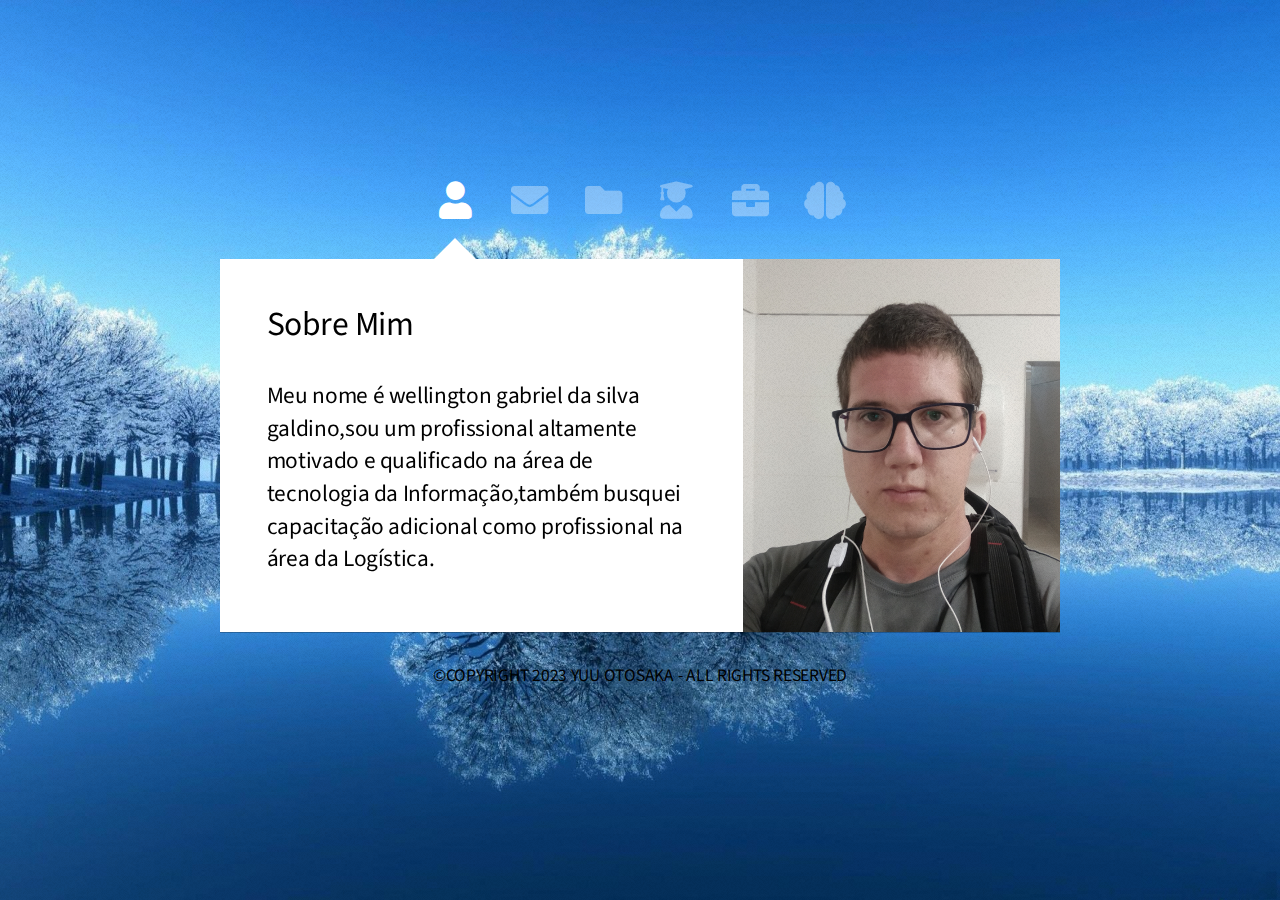
<file: Curriculo Profissional/index.html>
<!DOCTYPE HTML>
<!--
	Astral by HTML5 UP
	html5up.net | @ajlkn
	Free for personal and commercial use under the CCA 3.0 license (html5up.net/license)
-->
<html>
	<head>
		<title>Curriculo Profissional</title>
		<meta charset="utf-8" />
		<meta name="viewport" content="width=device-width, initial-scale=1, user-scalable=no" />
		<link rel="stylesheet" href="assets/css/main.css" />
		<noscript><link rel="stylesheet" href="assets/css/noscript.css" /></noscript>
	</head>
	<body class="is-preload">

		<!-- Wrapper-->
			<div id="wrapper">

				<!-- Nav -->
					<nav id="nav">
						<a href="#" class="icon solid fa-user"><span>Sobre Mim</span></a>
						<a href="#contact" class="icon solid fa-envelope"><span>Contato</span></a>
						<a href="#objetivos" class="icon solid fa-folder"><span>Obejetivos</span></a>
						<a href="#formacao" class="icon solid fa-user-graduate"><span>Formação</span></a>
						<a href="#experiencia" class="icon solid fa-briefcase"><span>Experiência</span></a>
						<a href="#conhecimentos" class="icon solid fa-brain"><span>Conhecimentos</span></a>
					</nav>
				<!-- Main -->
					<div id="main">
						<!-- sobre mim -->
							<article id="home" class="panel intro">
								<header>
										<h2>Sobre Mim</h2><br>
									<p><h3>Meu nome é wellington gabriel da silva galdino,sou um profissional altamente motivado e qualificado na área
									   de tecnologia da Informação,também busquei capacitação adicional como profissional na área da Logística.</h3>
									</p>

								</header>
								<a class="jumplink pic">
									
									<img src="images/IMG_20230404_104926.jpg" alt="" />
								</a>
							</article>

							<!-- formacao -->
							<article id="formacao" class="panel">
								<header>
									<h2>Formação Acadêmica</h2>
								</header>
								<p>
                                   	<h3><li>ENSINO MÉDIO COMPLETO :</h3>Francisco Augusto da Costa Braga - Concluído em 12/2021</li><br>

								</span>
								<text><a href="https://a.imagem.app/btZOBl.jpeg" target="_blank" class="links">➤ Você Pode Conferir o Certificado Clicando Aqui !!!</a></text><br><br>
							</span>

							<h3><li>CURSO TÉCNICO DE TÉCNICO EM INFORMÁTICA :</h3>1200 horas (SENAC) - Concluído em 10/2023</li><br><br>

							<!--<h3>Assistente de Suporte e Manutenção de Computadores :</h3>

						</span>
						<text><a href="" target="_blank" class="links">➤ Você Pode Conferir o Certificado Clicando Aqui !!!</a></text><br><br>
					</span>-->

							<!--<h3>Assistente de Operação de Redes de Computadores :</h3>

						</span>
						<text><a href="" target="_blank" class="links">➤ Você Pode Conferir o Certificado Clicando Aqui !!!</a></text><br><br>
					</span>-->

							<h3>Assistente de Desenvolvimento de Aplicativos Computacionais :</h3>

							</span>
							<text><a href="https://a.imagem.app/btZ4Kt.jpeg" target="_blank" class="links">➤ Você Pode Conferir o Certificado Clicando Aqui !!!</a></text><br><br>
						</span>

							<!--<h3>Técnico em Informática :</h3>

						</span>
						<text><a href="" target="_blank" class="links">➤ Você Pode Conferir o Certificado Clicando Aqui !!!</a></text><br><br>
					</span>-->

					<h3>Introdução à Cibersegurança :</h3>

				</span>
				<text><a href="https://a.imagem.app/btdHlE.png" target="_blank" class="links">➤ Você Pode Conferir o Certificado Clicando Aqui !!!</a></text><br><br>
			</span>

							<h3><li>CURSO TÉCNICO DE LOGÍSTICA :</h3> 800 horas (SENAC) - Concluído em 03/2024</li><br><br>
	
							<h3>Cidades inteligentes - Impacto Positivo na Logística Last Mile :</h3>

								</span>
								<text><a href="https://a.imagem.app/btZDvP.jpeg" target="_blank" class="links">➤ Você Pode Conferir o Certificado Clicando Aqui !!!</a></text><br><br>
							</span>

							<!--<h3>Técnico em Logística :</h3>

								</span>
								<text><a href="" target="_blank" class="links">➤ Você Pode Conferir o Certificado Clicando Aqui !!!</a></text><br>
							</span>-->
								
									<br>
									   <header>
										<h2>Outros Cursos</h2>
									</header>

									<h3><li>CURSO LIVRE DE INCLUSÃO DE PESSOAS COM DEFICIÊNCIA : PLANEJAMENTO E PRÁTICA :</h3> 36 horas (SENAC) – Concluído em 04/2019</li><br>

									</span>
									<text><a href="https://a.imagem.app/btd8pT.jpeg" target="_blank" class="links">➤ Você Pode Conferir o Certificado Clicando Aqui !!!</a></text>
								</span>

									  <header>
										
										<br>

										<h2>Idiomas</h2>
									</header>
									<text><li>Português – Fluente / Nativo</text></li><text>
										<text><li>Inglês – Básico</text></li>
									<text><li>Espanhol – Básico</text></li>
							</article>

<!-- experiencia -->
<article id="experiencia" class="panel">
	<header>
		<h2>Experiência Profissional</h2>
	</header>
<h3>Não possuo experiência profissional formal, no entanto, durante a minha formação como profissional de tecnologia da
	informação e como profissional logístico adquiri um amplo conhecimento da área e desenvolvi diversos trabalhos e
	projetos práticos. Essas experiências me proporcionaram uma sólida base teórica e prática, bem como habilidades relevantes
	para atuar nas respectivas áreas.</h3><br>

<header>
		<h2>Conhecimentos relevantes</h2>
	</header>

	</p>
	<text><li>Web developer</li><text>
	<text><li>Web design</li></text>
	<text><li>Montagem e manutenção de computadores.</li></text>
	<text><li>Formatação, instalação e configuração de sistemas operacionais (windows 10, windows 11, ubuntu, fedora e Linux)</li></text>
	<text><li>Design de interfaces de usuário (UI) e experiência do usuário (UX).</li></text>
	<text><li>Manipulação e integração de bancos de dados (exemplo: SQL, MongoDB).</li></text>
	<text><li>Resolução de problemas e depuração de código</li></text>
	<text><li>Instalação e configuração de máquinas virtuais nos sistemas operacionais Windows 10, Ubuntu, Fedora e Linux</li></text>
	<text><li>Conhecimentos em cibersegurança e proteção de dados</li></text>
	<text><li>Excel avançado, incluindo domínio de recursos e funcionalidades avançadas do Excel</li></text>
	<text><li>Design gráfico</li></text>
	<text><li>Game developer</li></text>
	<text><li>Conhecimento em hospedagem e publicação de sites na web</li></text>
	<text><li>Entre outros…</li><br></text>
	
	<h3>------------------------------------------------------------------------------------------------------------</h3>
	
		</p>
		<text><li>Conhecimento dos diferentes modais de transporte, suas características e impactos na logística</li></text>
		<text><li>Conhecimento de métodos de conferência de produtos e materiais</li></text>
		<text><li>Conhecimento de metodologias de codificação de produtos e materiais</li></text>
		<text><li>Capacidade de criar esquemas personalizados no Excel para monitorar e analisar o desempenho da produção</li></text>
		<text><li>Familiaridade com a matriz GUT e sua aplicação na priorização de problemas.</li></text>
		<text><li>Conhecimento aprofundado do Last Mile e seus desafios comuns</li></text>
		<text><li>Profundo entendimento da Matriz 5W2H e sua aplicação na resolução de problemas logísticos</li></text>
		<text><li>Profundo entendimento da Curva ABC e sua aplicação no controle de estoque</li></text>
		<text><li>Conhecimento aprofundado em sistemas de gerenciamento de armazéns (WMS)</li></text>
		<text><li>Experiência na criação e trabalho com mapa de risco no ambiente de trabalho</li></text>
		<text><li>Entre outros…</li><br></text>
</article>

		<!-- conhecimentos -->
		<article id="conhecimentos" class="panel">
		<header>
		<h2>Conhecimentos e Especializações na Área</h2>
		</header>
        <text><h3><li>Linguagens de Programação :</li></h3> Possuo sólido conhecimento e experiência em linguagens de programação como HTML, CSS, JavaScript,
					C#, React e TypeScript. Utilizo essas linguagens para desenvolver aplicações web interativas, responsivas e dinâmicas, visando proporcionar
					uma experiência de usuário aprimorada.</text><br><br>

		<text><h3><li>Excel :</li></h3> Tenho proficiência avançada no uso do Excel, incluindo fórmulas, funções, tabelas dinâmicas, gráficos e automação de tarefas.
						         Utilizo o Excel para análise de dados, geração de relatórios, gerenciamento de informações e otimização de processos.</text><br><br>

		<text><h3><li>MySQL :</li></h3> Possuo conhecimento sólido em bancos de dados relacionais e sou especializado no uso do MySQL. Utilizo o MySQL para projetar,
								 implementar e gerenciar bancos de dados eficientes, garantindo a integridade, segurança e performance dos dados.</text><br><br>

		        <h3>Ao combinar essas linguagens de programação com o conhecimento avançado em Excel e MySQL, sou capaz de desenvolver soluções robustas e eficientes,
										com foco na resolução de problemas e na melhoria dos processos.</h3><br>

        <text><h3>Sites e Ferramentas (Software) :</h3> Possuo experiência e conhecimento em uma variedade de sites e ferramentas amplamente utilizados na área de tecnologia,
				   incluindo :</text><br><br>

		<text><h3><li>GitHub :</li></h3> Utilizo o GitHub para hospedar e compartilhar projetos de desenvolvimento de software, colaborar com equipes, controlar versões de código e realizar integração
								  contínua.</text><br><br>

        <text><h3><li>CodePen :</li></h3> Utilizo o CodePen como uma plataforma para prototipar e experimentar código HTML, CSS e JavaScript de forma rápida e interativa.</text><br><br>

		<text><h3><li>Netlify :</li></h3> Tenho experiência em hospedar e implantar aplicações web no Netlify, aproveitando seus recursos de integração contínua e implantação automatizada.</text><br><br>

		<text><h3><li>Gitpod :</li></h3> Utilizo o Gitpod para desenvolver aplicações web em um ambiente de desenvolvimento integrado (IDE) baseado em nuvem, facilitando a colaboração e a
								  configuração do ambiente de desenvolvimento.</text><br><br>

		<text><h3><li>Vercel :</li></h3> Possuo conhecimento em implantar e hospedar aplicações web no Vercel, aproveitando suas funcionalidades de implantação automatizada e dimensionamento
							      flexível.</text><br><br>

		<text><h3><li>Figma :</li></h3> Utilizo o Figma para criar e colaborar em projetos de design de interface de usuário (UI), criando wireframes, protótipos interativos e designs finais.</text><br><br>

		<text><h3><li>Photoshop :</li></h3> Possuo habilidades em manipulação e edição de imagens utilizando o Adobe Photoshop, aplicando técnicas de retoque, ajustes de cores e composição visual.</text><br><br>

        <text><h3><li>Firebase :</li></h3> Tenho experiência no uso do Firebase para desenvolver e hospedar aplicativos web e móveis, aproveitando seus recursos de autenticação, armazenamento de
									 dados em tempo real e hospedagem.</text><br><br>

		<text><h3><li>Trello :</li></h3> Utilizo o Trello como uma ferramenta de gestão de projetos e colaboração em equipe, organizando tarefas, atribuindo responsabilidades e acompanhando o
								  progresso do projeto.</text><br><br>

		<text><h3><li>BrModelo :</li></h3> Possuo conhecimento em utilizar o BrModelo para modelar e projetar bancos de dados, criando diagramas entidade-relacionamento (DER) e gerando scripts SQL.</text><br><br>

		<text><h3><li>Canva :</li></h3> Tenho habilidades em utilizar o Canva para criar designs gráficos personalizados, como banners, pôsteres e imagens para mídias sociais, com uma interface intuitiva e recursos de edição.</text><br><br>

		<text><h3><li>WordPress :</li></h3> Tenho experiência em trabalhar com o WordPress para criar, personalizar e gerenciar websites, aproveitando seus recursos de criação de conteúdo e plugins.</text><br><br>

		<text><h3><li>Oracle VM VirtualBox :</li></h3> Utilizo o Oracle VM VirtualBox para criar e gerenciar máquinas virtuais, permitindo a execução de diferentes sistemas operacionais em um único ambiente.</text><br><br>

		<text><h3><li>Cisco Packet Tracer :</li></h3> Possuo conhecimento em utilizar o Cisco Packet Tracer para simular e configurar redes de computadores, testando cenários e implementando soluções em um ambiente virtual.</text><br><br>

				<h3>Esses conhecimentos e especializações em sites e ferramentas amplamente utilizados na área de tecnologia demonstram minha familiaridade com as principais plataformas e ferramentas de desenvolvimento, design,
					colaboração e gestão de projetos.</h3><br>

		<text><h3><li>Pacote Office :</li></h3> Possuo amplo conhecimento em todos os programas do Pacote Office, com um foco especial nos programas Word, Excel e PowerPoint em nível avançado. Minhas habilidades incluem :</text><br><br>

		<text><h3><li>Word :</li></h3> Possuo proficiência avançada no Microsoft Word, sendo capaz de criar e formatar documentos de forma eficiente, aplicar estilos e formatação avançada, trabalhar com tabelas e gráficos, criar índices e gerenciar documentos longos.</text><br><br>

		<text><h3><li>Excel :</li></h3> Tenho um excelente domínio do Microsoft Excel, com habilidades avançadas em fórmulas, funções, tabelas dinâmicas, gráficos, formatação condicional, automação de tarefas e análise de dados. Também sou capaz de criar macros e automatizar processos.</text><br><br>

		<text><h3><li>PowerPoint :</li></h3> Possuo habilidades avançadas no Microsoft PowerPoint, permitindo criar apresentações profissionais e impactantes. Sou capaz de criar layouts personalizados, aplicar transições e animações, utilizar recursos multimídia e transmitir
									  informações de forma clara e persuasiva</text><br><br>

				<h3>Além dessas habilidades específicas, possuo conhecimento abrangente nos demais programas do Pacote Office, como Outlook, Access e OneNote, sendo capaz de utilizá-los de forma eficiente para realizar tarefas comuns no ambiente de trabalho.</h3><br>

                <h3>Meu domínio avançado do Pacote Office reflete minha capacidade de criar documentos, analisar dados e criar apresentações profissionais, contribuindo para aumentar a produtividade e eficiência nas tarefas relacionadas à área de atuação.</h3><br>

				<h3>Além dessas habilidades específicas, estou sempre em busca de atualizações e aprendizado contínuo, acompanhando as tendências e avanços na área de tecnologia, a fim de me manter atualizado e ser capaz de utilizar as melhores práticas e ferramentas disponíveis.</h3>
									
							</article>
							
<!-- objetivos -->
<article id="objetivos" class="panel">
	<header>
		<h2>Objetivos</h2>
	</header>
		<h3>Busco oportunidades profissionais que me permitam aplicar e desenvolver minhas habilidades
			e conhecimentos nas áreas de tecnologia da informação e afins. Tenho interesse em desempenhar funções como :</h3><br>

			<text><h3><li>Suporte Técnico :</li></h3> Busco oportunidades como Suporte Técnico, onde posso aplicar meus conhecimentos em
				hardware e software para oferecer assistência técnica de qualidade aos usuários, solucionando problemas e garantindo a funcionalidade dos sistemas.</text><br><br>

				<text><h3><li>Técnico de Manutenção :</li></h3> Tenho interesse em atuar como Técnico de Manutenção, aplicando minhas habilidades em diagnóstico e reparo de equipamentos,
				visando a manutenção preventiva e corretiva para garantir o bom funcionamento dos recursos tecnológicos.</text><br><br>

                <text><h3><li>Administrador de Redes :</li></h3> Almejo assumir a posição de Administrador de Redes, onde posso gerenciar e manter a infraestrutura de rede, implementar
				políticas de segurança, monitorar o desempenho e garantir a disponibilidade dos serviços de rede.</text><br><br>

                <text><h3><li>Analista de Sistemas :</li></h3> Tenho interesse em explorar a área de Analista de Sistemas, aplicando minha experiência em análise de requisitos, desenvolvimento
				e implementação de soluções de software, contribuindo para a melhoria dos processos e a eficiência dos sistemas.</text><br><br>

                <text><h3><li>Técnico de Informática :</li></h3> Aplicar meus conhecimentos técnicos para realizar instalação, manutenção e configuração de computadores, redes e sistemas
				operacionais, visando garantir o pleno funcionamento dos equipamentos e a satisfação dos usuários.</text><br><br>

                <text><h3><li>Auxiliar de T.I :</li></h3> Busco oportunidades como Auxiliar de T.I, onde posso apoiar as atividades do departamento de Tecnologia da Informação, auxiliando
				na instalação, configuração e manutenção de sistemas, além de prestar suporte aos usuários.</text><br><br>

				<text><h3><li>Assistente de E-commerce :</li></h3> Tenho interesse em atuar como Assistente de E-commerce, aplicando meus conhecimentos em plataformas de comércio eletrônico,
			   auxiliando na gestão de conteúdo, monitoramento de vendas e oferecendo suporte para garantir uma experiência positiva aos clientes.</text><br><br>

               <text><h3><li>Segurança da Informação :</li></h3> Atuar na área de segurança da informação, desenvolvendo e implementando políticas, procedimentos e controles para proteger
			   os dados e sistemas contra ameaças cibernéticas, garantindo a confidencialidade, integridade e disponibilidade das informações.</text><br><br>

               <text><h3><li>Desenvolvedor Web :</li></h3> Participar do desenvolvimento de projetos web, utilizando tecnologias e linguagens de programação para criar soluções digitais
			   inovadoras, responsivas e seguras, levando em consideração as necessidades dos usuários e os objetivos do negócio.</text><br>

			   <h3>------------------------------------------------------------------------------------------------------------</h3>

			   <text><h3><li>Auxiliar de Logística :</li></h3>Experiência e interesse em auxiliar nas atividades de recebimento, armazenamento e expedição de produtos</text><br><br>

			   <text><h3><li>Assistente de Suprimentos :</li></h3>Busco oportunidades para colaborar com a gestão de suprimentos, incluindo a análise de demanda, o acompanhamento de pedidos,
				a gestão de estoque e Auxiliar no planejamento e na aquisição de materiais, visando garantir o abastecimento adequado para a operação.</text><br><br>

			   <text><h3><li>Assistente de Compras :</li></h3>Participar ativamente do processo de compras, auxiliando na pesquisa de fornecedores, na solicitação de cotações,no acompanhamento de prazos e 
				Contribuir para a negociação de condições comerciais favoráveis e garantir a qualidade e disponibilidade dos produtos adquiridos.</text><br><br>

			   <text><h3><li>Estoquista :</li></h3>Experiência e habilidades em atividades de controle e organização de estoque, incluindo recebimento, conferência, armazenamento e expedição de mercadorias.</text><br>

			   <text><li>Contribuir para a precisão e integridade dos registros de estoque, bem como para a otimização dos processos de reposição e inventário.</li></text><br>

			   <text><h3><li>Conferente de Mercadorias :</li></h3>Experiência em conferência e verificação de mercadorias recebidas, assegurando a conformidade com os pedidos e documentação correspondente.</text></h3><br>

				<text><li>Habilidade em identificar e solucionar discrepâncias e problemas relacionados à movimentação de produtos.</li></text><br>

			   <h3>Além dessas áreas específicas, estou aberto a explorar outras oportunidades relacionadas à minha formação acadêmica, buscando sempre aprender e contribuir de
				forma significativa para o crescimento e sucesso da organização.</h3><br>

				<h3>Estou igualmente aberto e disposto a explorar áreas além da minha formação atual, a fim de ampliar minha experiência e conhecimentos profissionais. Tenho o firme propósito de expandir meus horizontes e
					enfrentar novos desafios, buscando constantemente oportunidades para desenvolver novas habilidades e contribuir de forma significativa. Estou motivado a adquirir conhecimentos em diferentes campos e empreender
					esforços para me adaptar às demandas de diferentes setores, com o objetivo de agregar valor e alcançar o sucesso em qualquer área que eu venha a atuar.</h3>

</article>

						<!-- Contato -->
						<article id="contact" class="panel">
							<header>
								<h2>Contato</h2>
								<br>
							
								
							</span>
							<span class="icon solid fa-home"></span> São Dimas, Guaratinguetá-SP</span>
							<br>
							</span>
							<span class="icon solid fa-phone"> Telefone : (12) 99730-2044 / 3125-6467</span>
						</span>
						<br>
						<span class="icon solid fa-envelope"> E-mail :</span>
							</span>
							<text><a href="mailto:wellington.gsgaldino@gmail.com" target="_blank" class="links"> Entrar em Contato</a></text>
						</span>
						<br>
						<span class="icon brands fa-whatsapp"> Whatsapp :</span>
					</span>
					<text><a href="https://contate.me/portfolio2-yuuotosakanetlifyapp" target="_blank" class="links">Entrar em Contato</a></text>
					<br>
					</span>
					<span class="icon brands fa-linkedin"> Linkedin :</span>
						</span>
						<text><a href="https://www.linkedin.com/in/yuuotosaka/" target="_blank" class="links">Ver Perfil</a></text>
						</span>
						<br>
					</span>
					<span class="icon solid fa-globe"> 1º Portfólio Profissional :</span>
					</span>
					<text><a href="https://portfolioProfissional1.netlify.app/" target="_blank" class="links">Ver Portfólio</a></text>
				</span>
				<br>
				<span class="icon solid fa-globe"> 2º Portfólio Profissional :</span>
					</span>
					<text><a href="https://portfolioProfissional2.netlify.app/" target="_blank" class="links">Ver Portfólio</a></text>
				</span>
					</span>
					<br>
					<span class="icon brands fa-github"> Github :</span>
					</span>
					<text><a href="https://github.com/WellingtonGabriel?tab=repositories" target="_blank" class="links">Ver Perfil</a></text>
					</div>
				</article>

				<!-- Footer -->
					<div id="footer">
						<ul class="copyright">
							<h3><li>&copy;COPYRIGHT 2023 YUU OTOSAKA - ALL RIGHTS RESERVED</a></li></h3>
						</ul>
					</div>

			</div>

		<!-- Scripts -->
			<script src="assets/js/jquery.min.js"></script>
			<script src="assets/js/browser.min.js"></script>
			<script src="assets/js/breakpoints.min.js"></script>
			<script src="assets/js/util.js"></script>
			<script src="assets/js/main.js"></script>

	</body>
</html>
</file>
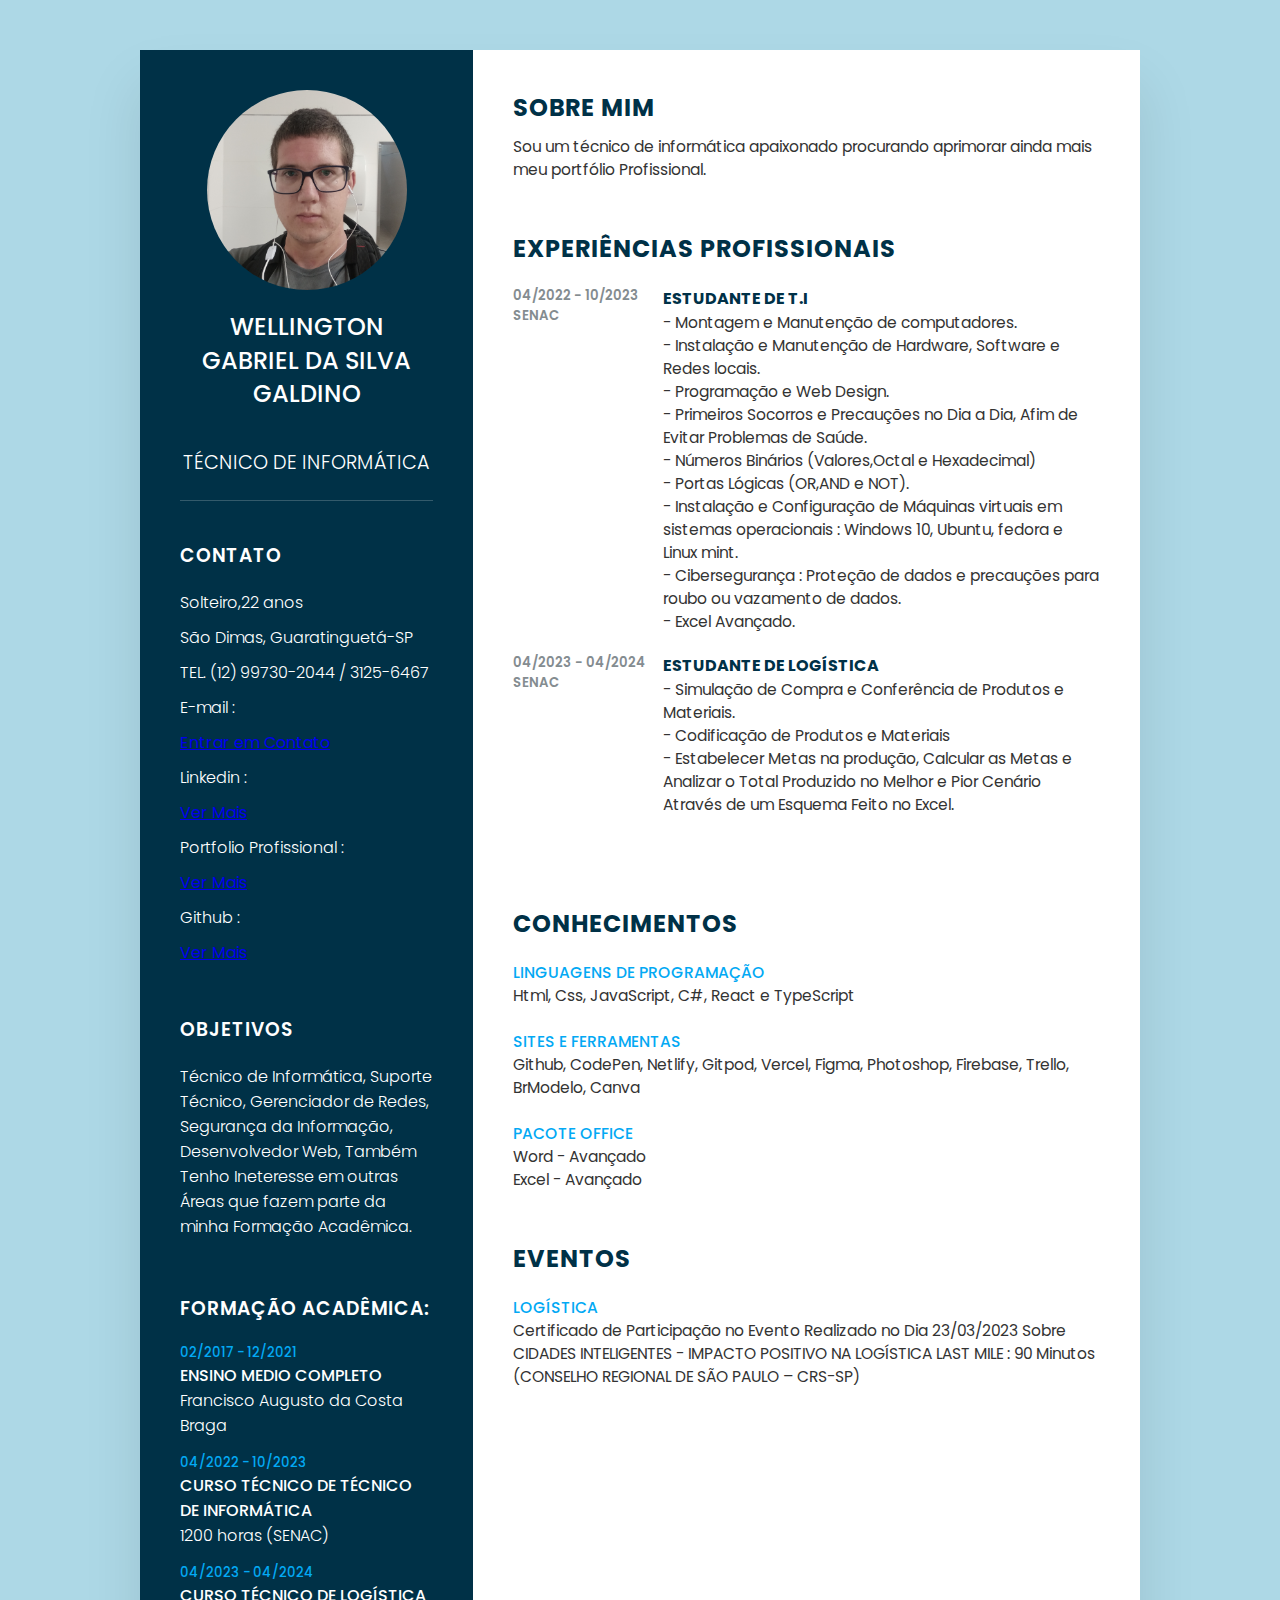
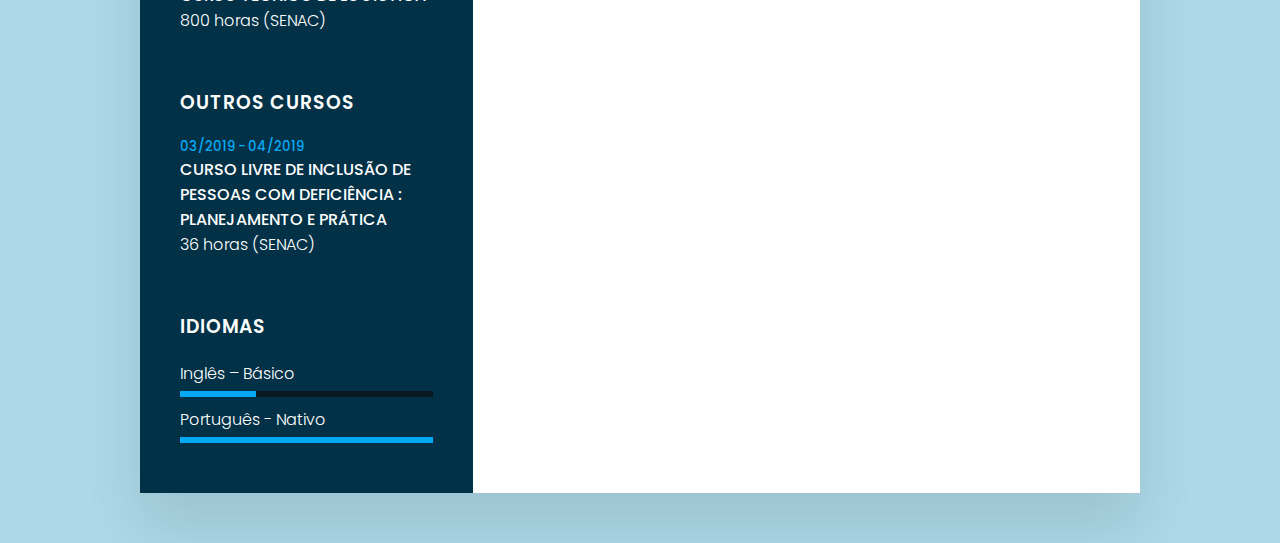
<file: Curriculo-main/index.html>
<!doctype html>
<html>
    <head>
        <meta charset="utf-8">
        <meta name="viewport" content="width=device-width, initial-scale=1,user-scalable=no"/>
        <title>Currículo</title>
        <link rel="stylesheet" type="text/css" href="css/style.css">
        <link rel="preconnect" href="https://fonts.googleapis.com">
<link rel="preconnect" href="https://fonts.gstatic.com" crossorigin>
<link href="https://fonts.googleapis.com/css2?family=Poppins&display=swap" rel="stylesheet">
        <link rel="stylesheet" href="https://cdnjs.cloudflare.com/ajax/libs/font-awesome/4.7.0/css/font-awesome.css" integrity="sha512-5A8nwdMOWrSz20fDsjczgUidUBR8liPYU+WymTZP1lmY9G6Oc7HlZv156XqnsgNUzTyMefFTcsFH/tnJE/+xBg==" crossorigin="anonymous" referrerpolicy="no-referrer" />
    </head>

    <body>
        <div class="container">

            <!-- Lado Esquerdo do currículo. -->

            <div class="left-Side"> <!-- Abre div lado esquerdo. -->
                <div class="profileText">
                    <div class="imgBx">
                        <img src="images/IMG_20230404_104926.jpg" width="300" height="250" width="180">
                    </div>
                    <h2>Wellington Gabriel da Silva Galdino<br><br><span>TÉCNICO DE INFORMÁTICA</span></h2>
                </div>

                <!-- Parte de contato. -->

                <div class="contactInfo">
                    <h3 class="title">Contato</h3>
                    <ul>
                        <li>
                        </span>
                        <span class="text">Solteiro,22 anos</span>
                    </li>
                        <li>
                        </span>
                        <span class="text">São Dimas, Guaratinguetá-SP</span>
                    </li>
                        <li>

                            </span>
                            <span class="text">TEL. (12) 99730-2044 / 3125-6467</span>
                        </li>
                        <li>

                        </span>
                        <span class="text">E-mail :</span>
                    </li>
                        <li>
                            </span>
                            <text><li><a href="mailto:wellington.gsgaldino@gmail.com" target="_blank" class="links">Entrar em Contato</a></li></text>
                        </li>
                        <li>

                        </span>
                        <span class="text">Linkedin :</span>
                    </li>
                        <li>
                            </span>
                            <text><li><a href="https://www.linkedin.com/mwlite/in/wellington-gabriel-da-silva-galdino-32bb27270" target="_blank" class="links">Ver Mais</a></li></text>
                        </li>
                        <li>
                            <li>

                            </span>
                            <span class="text">Portfolio Profissional :</span>
                        </li>
                            <li>
                            </span>
                            <text><li><a href="https://portfolio2-yuuotosaka.netlify.app/" target="_blank" class="links">Ver Mais</a></li></text>
                        </li>
                        <li>
                        <li>
                            <li>

                            </span>
                            <span class="text">Github :</span>
                        </li>
                            <li>
                            </span>
                            <text><li><a href="https://github.com/WellingtonGabriel?tab=repositories" target="_blank" class="links">Ver Mais</a></li></text>
                        </li>
                        <li>
                            
                    </ul>
                </div>

                <div class="contactInfo education">
                    <h3 class="title">Objetivos</h3>
                    <ul>
                    <li>
                            <span class="text">Técnico de Informática, Suporte Técnico, Gerenciador de Redes, Segurança da Informação, Desenvolvedor Web,
                                Também Tenho Ineteresse em outras Áreas que fazem parte da minha Formação Acadêmica.</span>
                            </span>
                        </li>
                    </ul>
                </div>

                <!-- Fim da parte de educação.  -->
                <!-- Fim da parte de contato. -->

                <!-- Parte de educação. -->

                <div class="contactInfo education">
                    <h3 class="title">Formação acadêmica:</h3>
                    <ul>
                        <li>
                            <h5>02/2017 - 12/2021</h5>
                            <h4>ENSINO MEDIO COMPLETO</h4>
                            <h4>Francisco Augusto da Costa Braga</h4>
                        </li>
                    </ul>
                    <ul>
                        <li>
                            <h5>04/2022 - 10/2023</h5>
                            <h4>CURSO TÉCNICO DE TÉCNICO DE INFORMÁTICA</h4>
                            <h4>1200 horas (SENAC)</h4>
                        </li>
                    </ul>
                    <ul>
                        <li>
                            <h5>04/2023 - 04/2024</h5>
                            <h4>CURSO TÉCNICO DE LOGÍSTICA</h4>
                            <h4>800 horas (SENAC)</h4>
                        </li>
                    </ul>
                    </ul>
                </div>

                <!-- Fim da parte de educação.  -->

                <div class="contactInfo education">
                    <h3 class="title">OUTROS CURSOS</h3>
                    <ul>
                        <li>
                            <h5>03/2019 - 04/2019</h5>
                            <h4>CURSO LIVRE DE INCLUSÃO DE PESSOAS COM DEFICIÊNCIA : PLANEJAMENTO E PRÁTICA</h4>
                            <h4>36 horas (SENAC)</h4>
                        </li>
                    </ul>
                </div>

                <!-- Parte de linguagem. -->

                <div class="contactInfo linguagem">
                    <h3 class="title">Idiomas</h3>
                    <ul>
                        <li>
                            <span class="text">Inglês – Básico</span>
                            <span class="percent">
                                <div style="width: 30%;"></div>
                            </span>
                        </li>
                        <li>
                            <span class="text">Português - Nativo</span>
                            <span class="percent">
                                <div style="width: 100%;"></div>
                            </span>
                        </li>
                    </ul>
                </div>
            </div> <!-- Fecha div lado esquerdo. -->

            <!-- Fim da parte de linguagem. -->

            <!-- Fim do lado esquerdo. -->

            <!-- Lado direito do currículo. -->

            <div class="right-Side"> <!-- Abre div lado direito. -->
                <div class="about">
                    <h2 class="title2">Sobre mim</h2>
                    <p>
                        Sou um técnico de informática apaixonado procurando aprimorar ainda mais meu portfólio Profissional.
                    </p>
                </div>
                <div class="about">
                    <h2 class="title2">Experiências profissionais</h2>
                    <div class="box">
                        <div class="tempo">
                            <h5>04/2022 - 10/2023</h5>
                            <h5>SENAC</h5>
                        </div>
                        <div class="text">
                            <h4>Estudante de T.I</h4>
                            <p>- Montagem e Manutenção de computadores.
                            <br>- Instalação e Manutenção de Hardware, Software e Redes locais.
                            <br>- Programação e Web Design.</p>
                            <p>- Primeiros Socorros e Precauções no Dia a Dia, Afim de Evitar Problemas de Saúde.
                                <br>- Números Binários (Valores,Octal e Hexadecimal)
                                <br>- Portas Lógicas (OR,AND e NOT).</p>
                                <p>- Instalação e Configuração de Máquinas virtuais em sistemas operacionais : Windows 10, Ubuntu, fedora e Linux mint.
                                    <br>- Cibersegurança : Proteção de dados e precauções para roubo ou vazamento de dados.
                                    <br>- Excel Avançado.</p>
                        </div>
                    </div>
                    <div class="box">
                        <div class="tempo">
                            <h5>04/2023 - 04/2024</h5>
                            <h5>SENAC</h5>
                        </div>
                        <div class="text">
                            <h4>Estudante de Logística</h4>
                            <p>- Simulação de Compra e Conferência de Produtos e Materiais.
                            <br>- Codificação de Produtos e Materiais
                            <br>- Estabelecer Metas na produção, Calcular as Metas e Analizar o Total Produzido no Melhor e Pior Cenário Através de um Esquema Feito no Excel.
                        </div>
                    </div>
                    <div class="box">
                        <div class="tempo">
                           
                        </div>
                    </div>
                    <div class="box">
                       
                    </div>
                </div>
                <div class="about skills">
                    <h2 class="title2">Conhecimentos</h2>
                    <div class="box">
                        <p>
                            <span>Linguagens de Programação</span>
                                <br>Html, Css, JavaScript, C#, React e TypeScript
                                
                                <br> <br>
                                <span>Sites e Ferramentas</span>  
                                <br>Github, CodePen, Netlify, Gitpod, Vercel, Figma, Photoshop, Firebase, Trello, BrModelo, Canva
                                <br> <br>
                                <span>Pacote Office</span>  
                                <br>Word - Avançado
                                <br>Excel - Avançado
                        </p>
                        
                    </div>
                </div>

                <div class="about skills">
                    <h2 class="title2">Eventos</h2>
                    <div class="box">
                        <p>
                            <span>LOGÍSTICA</span>
                            <br><a>Certificado de Participação no Evento Realizado no Dia 23/03/2023 Sobre CIDADES INTELIGENTES - IMPACTO POSITIVO NA LOGÍSTICA LAST MILE : 90 Minutos (CONSELHO REGIONAL DE SÃO PAULO – CRS-SP)</a>
                            <br> <br>
                            <span></span>  
                        </p>
                    </div>
                </div>
                
            </div> <!-- Fecha div lado direito. -->


    </body>
</html>
</file>
<file: Curriculo Profissional/assets/css/noscript.css>
/*
	Astral by HTML5 UP
	html5up.net | @ajlkn
	Free for personal and commercial use under the CCA 3.0 license (html5up.net/license)
*/

/* Wrapper */

	#wrapper {
		opacity: 1 !important;
	}

/* Nav */

	#nav a {
		opacity: 1.0;
	}

		#nav a:before, #nav a:after {
			display: none;
		}

		#nav a span {
			top: 0;
			opacity: 1.0;
		}

			#nav a span:after {
				display: none;
			}

/* Main */

	#main {
		background: none;
		box-shadow: none;
	}

		#main > .panel {
			background: #ffffff;
			margin-bottom: 2em;
		}

			#main > .panel:last-child {
				margin-bottom: 0;
			}
</file>
<file: Curriculo-main/css/style.css>
*{
    margin: 0;
    padding: 0;
    box-sizing: border-box;
    font-family: 'Poppins', sans-serif;}

body{
    background: lightblue;
    display: flex;
    justify-content: center;
    align-items: center;
    min-height: 100vh;
}

.container {
    position: relative;
    width: 100%;
    max-width: 1000px;
    min-height: 1000px;
    background: #fff;
    margin: 50px;
    display: grid;
    grid-template-columns: 1fr 2fr;
    box-shadow: 0 35px 55px rgba(0, 0, 0, 0.1);
}

/* Começo do style da parte esquerda. */

.container .left-Side{
    position: relative;
    background: #003147;
    padding: 40px;
}

.profileText{
    position: relative;
    display: flex;
    flex-direction: column;
    align-items: center;
    padding-bottom: 20px;
    border-bottom: 1px solid rgba(255, 255, 255, 0.2);
}

.profileText .imgBx{
    position: relative;
    width: 200px;
    height: 200px;
    border-radius:50%;
    overflow: hidden;
}

.profileText .imgBx img{
    position: absolute;
    top: 0;
    left: 0;
    width: 100%;
    height: 100%;
    object-fit: cover;
}

.profileText h2{
    color: #fff;font-size: 1.5em;
    margin-top:20px;
    text-transform: uppercase;
    text-align: center;
    font-weight: 500;
    line-height: 1.4em;
}

.profileText h2 span{
    font-size: 0.8em;
    font-weight: 300;
}

.contactInfo {
    padding-top: 40px;
}

.title{
    color: #fff;
    text-transform: uppercase;
    font-weight: 600;
    letter-spacing: 1px;
    margin-bottom: 20px;
}

.contactInfo ul{
   position: relative; 
}

.contactInfo ul li{ 
    position: relative;
    list-style: none;
    margin: 10px 0;
    cursor: pointer;
}

.contactInfo ul li .icon{ 
    display: inline-block;
    width: 30px;
    font-size: 18px;
    color: #03a9f4;
}

.contactInfo ul li span{ 
    color: #fff;
    font-weight: 300;
}

.contactInfo.education li{
    margin-bottom:15px;
}

.contactInfo.education h5{
    color: #03a9f4;
    font-weight: 500;
}

.contactInfo.education h4:nth-child(2){
    color: #fff;
    font-weight: 500;
}

.contactInfo.education h4{
    color: #fff;
    font-weight: 300;
}

.contactInfo.linguagem .percent{
    position: relative;
    width: 100%;
    height: 6px;
    background: #081921;
    display: block;
    margin-top: 5px;
}

.contactInfo.linguagem .percent div{
    position: absolute;
    top: 0;
    left: 0;
    height: 100%;
    background: #03a9f4;
}

/* Fim do style da parte esquerda. */

/* Começo do style da parte direita. */

.container .right-Side{
    position: relative;
    background: #fff;
    padding: 40px;
}

.about{
    margin-bottom: 50px;
}

.about:last-child{
    margin-bottom: 0;
}

.title2{
    color: #003147;
    text-transform: uppercase;
    letter-spacing: 1px;
    margin-bottom: 10px;
}

p{
    color: #333;
    font-size: 15.5px;
}

.about .box{
    display: flex;
    flex-direction: row;
    margin: 20px 0;
}

.about .box .tempo{
    min-width: 150px;
}

.about .box .tempo h5{
    text-transform: uppercase;
    color: #848c90;
    font-weight: 600;
}

.about .box .text h4{
    text-transform: uppercase;
    color: #003147;
    font-size: 16px;
}

.about .box .text span{
    text-transform: uppercase;
    color: #03a9f4;
    /* font-size: 16px; */
}

.skills .box{
    position: relative;
    width: 100%;
    /* display: grid; */
    /* grid-template-columns: 150px 1fr; */
    /* justify-content:center; */
    /* align-items:center; */
}

.skills .box p span{
    text-transform: uppercase;
    color: #03a9f4;
    font-weight: 500;
}


/* Fim do style da parte direita. */
</file>
<file: Curriculo Profissional/assets/css/main.css>
@import url("https://fonts.googleapis.com/css?family=Source+Sans+Pro:300,400,300italic,400italic");
@import url("fontawesome-all.min.css");

/*
	Astral by HTML5 UP
	html5up.net | @ajlkn
	Free for personal and commercial use under the CCA 3.0 license (html5up.net/license)
*/

html, body, div, span, applet, object,
iframe, h1, h2, h3, h4, h5, h6, p, blockquote,
pre, a, abbr, acronym, address, big, cite,
code, del, dfn, em, img, ins, kbd, q, s, samp,
small, strike, strong, sub, sup, tt, var, b,
u, i, center, dl, dt, dd, ol, ul, li, fieldset,
form, label, legend, table, caption, tbody,
tfoot, thead, tr, th, td, article, aside,
canvas, details, embed, figure, figcaption,
footer, header, hgroup, menu, nav, output, ruby,
section, summary, time, mark, audio, video {
	margin: 0;
	padding: 0;
	border: 0;
	font-size: 100%;
	font: inherit;
	vertical-align: baseline;}

article, aside, details, figcaption, figure,
footer, header, hgroup, menu, nav, section {
	display: block;}

body {
	line-height: 1;
}

ol, ul {
	list-style: none;
}

blockquote, q {
	quotes: none;
}

	blockquote:before, blockquote:after, q:before, q:after {
		content: '';
		content: none;
	}

table {
	border-collapse: collapse;
	border-spacing: 0;
}

body {
	-webkit-text-size-adjust: none;
}

mark {
	background-color: transparent;
	color: inherit;
}

input::-moz-focus-inner {
	border: 0;
	padding: 0;
}

input, select, textarea {
	-moz-appearance: none;
	-webkit-appearance: none;
	-ms-appearance: none;
	appearance: none;
}

/* Row */

	.row {
		display: flex;
		flex-wrap: wrap;
		box-sizing: border-box;
		align-items: stretch;
	}

		.row > * {
			box-sizing: border-box;
		}

		.row.gtr-uniform > * > :last-child {
			margin-bottom: 0;
		}

		.row.aln-left {
			justify-content: flex-start;
		}

		.row.aln-center {
			justify-content: center;
		}

		.row.aln-right {
			justify-content: flex-end;
		}

		.row.aln-top {
			align-items: flex-start;
		}

		.row.aln-middle {
			align-items: center;
		}

		.row.aln-bottom {
			align-items: flex-end;
		}

		.row > .imp {
			order: -1;
		}

		.row > .col-1 {
			width: 8.33333%;
		}

		.row > .off-1 {
			margin-left: 8.33333%;
		}

		.row > .col-2 {
			width: 16.66667%;
		}

		.row > .off-2 {
			margin-left: 16.66667%;
		}

		.row > .col-3 {
			width: 25%;
		}

		.row > .off-3 {
			margin-left: 25%;
		}

		.row > .col-4 {
			width: 33.33333%;
		}

		.row > .off-4 {
			margin-left: 33.33333%;
		}

		.row > .col-5 {
			width: 41.66667%;
		}

		.row > .off-5 {
			margin-left: 41.66667%;
		}

		.row > .col-6 {
			width: 50%;
		}

		.row > .off-6 {
			margin-left: 50%;
		}

		.row > .col-7 {
			width: 58.33333%;
		}

		.row > .off-7 {
			margin-left: 58.33333%;
		}

		.row > .col-8 {
			width: 66.66667%;
		}

		.row > .off-8 {
			margin-left: 66.66667%;
		}

		.row > .col-9 {
			width: 75%;
		}

		.row > .off-9 {
			margin-left: 75%;
		}

		.row > .col-10 {
			width: 83.33333%;
		}

		.row > .off-10 {
			margin-left: 83.33333%;
		}

		.row > .col-11 {
			width: 91.66667%;
		}

		.row > .off-11 {
			margin-left: 91.66667%;
		}

		.row > .col-12 {
			width: 100%;
		}

		.row > .off-12 {
			margin-left: 100%;
		}

		.row.gtr-0 {
			margin-top: 0em;
			margin-left: 0em;
		}

			.row.gtr-0 > * {
				padding: 0em 0 0 0em;
			}

			.row.gtr-0.gtr-uniform {
				margin-top: 0em;
			}

				.row.gtr-0.gtr-uniform > * {
					padding-top: 0em;
				}

		.row.gtr-25 {
			margin-top: -0.3125em;
			margin-left: -0.3125em;
		}

			.row.gtr-25 > * {
				padding: 0.3125em 0 0 0.3125em;
			}

			.row.gtr-25.gtr-uniform {
				margin-top: -0.3125em;
			}

				.row.gtr-25.gtr-uniform > * {
					padding-top: 0.3125em;
				}

		.row.gtr-50 {
			margin-top: -0.625em;
			margin-left: -0.625em;
		}

			.row.gtr-50 > * {
				padding: 0.625em 0 0 0.625em;
			}

			.row.gtr-50.gtr-uniform {
				margin-top: -0.625em;
			}

				.row.gtr-50.gtr-uniform > * {
					padding-top: 0.625em;
				}

		.row {
			margin-top: -1.25em;
			margin-left: -1.25em;
		}

			.row > * {
				padding: 1.25em 0 0 1.25em;
			}

			.row.gtr-uniform {
				margin-top: -1.25em;
			}

				.row.gtr-uniform > * {
					padding-top: 1.25em;
				}

		.row.gtr-150 {
			margin-top: -1.875em;
			margin-left: -1.875em;
		}

			.row.gtr-150 > * {
				padding: 1.875em 0 0 1.875em;
			}

			.row.gtr-150.gtr-uniform {
				margin-top: -1.875em;
			}

				.row.gtr-150.gtr-uniform > * {
					padding-top: 1.875em;
				}

		.row.gtr-200 {
			margin-top: -2.5em;
			margin-left: -2.5em;
		}

			.row.gtr-200 > * {
				padding: 2.5em 0 0 2.5em;
			}

			.row.gtr-200.gtr-uniform {
				margin-top: -2.5em;
			}

				.row.gtr-200.gtr-uniform > * {
					padding-top: 2.5em;
				}

		@media screen and (max-width: 1680px) {

			.row {
				display: flex;
				flex-wrap: wrap;
				box-sizing: border-box;
				align-items: stretch;
			}

				.row > * {
					box-sizing: border-box;
				}

				.row.gtr-uniform > * > :last-child {
					margin-bottom: 0;
				}

				.row.aln-left {
					justify-content: flex-start;
				}

				.row.aln-center {
					justify-content: center;
				}

				.row.aln-right {
					justify-content: flex-end;
				}

				.row.aln-top {
					align-items: flex-start;
				}

				.row.aln-middle {
					align-items: center;
				}

				.row.aln-bottom {
					align-items: flex-end;
				}

				.row > .imp-xlarge {
					order: -1;
				}

				.row > .col-1-xlarge {
					width: 8.33333%;
				}

				.row > .off-1-xlarge {
					margin-left: 8.33333%;
				}

				.row > .col-2-xlarge {
					width: 16.66667%;
				}

				.row > .off-2-xlarge {
					margin-left: 16.66667%;
				}

				.row > .col-3-xlarge {
					width: 25%;
				}

				.row > .off-3-xlarge {
					margin-left: 25%;
				}

				.row > .col-4-xlarge {
					width: 33.33333%;
				}

				.row > .off-4-xlarge {
					margin-left: 33.33333%;
				}

				.row > .col-5-xlarge {
					width: 41.66667%;
				}

				.row > .off-5-xlarge {
					margin-left: 41.66667%;
				}

				.row > .col-6-xlarge {
					width: 50%;
				}

				.row > .off-6-xlarge {
					margin-left: 50%;
				}

				.row > .col-7-xlarge {
					width: 58.33333%;
				}

				.row > .off-7-xlarge {
					margin-left: 58.33333%;
				}

				.row > .col-8-xlarge {
					width: 66.66667%;
				}

				.row > .off-8-xlarge {
					margin-left: 66.66667%;
				}

				.row > .col-9-xlarge {
					width: 75%;
				}

				.row > .off-9-xlarge {
					margin-left: 75%;
				}

				.row > .col-10-xlarge {
					width: 83.33333%;
				}

				.row > .off-10-xlarge {
					margin-left: 83.33333%;
				}

				.row > .col-11-xlarge {
					width: 91.66667%;
				}

				.row > .off-11-xlarge {
					margin-left: 91.66667%;
				}

				.row > .col-12-xlarge {
					width: 100%;
				}

				.row > .off-12-xlarge {
					margin-left: 100%;
				}

				.row.gtr-0 {
					margin-top: 0em;
					margin-left: 0em;
				}

					.row.gtr-0 > * {
						padding: 0em 0 0 0em;
					}

					.row.gtr-0.gtr-uniform {
						margin-top: 0em;
					}

						.row.gtr-0.gtr-uniform > * {
							padding-top: 0em;
						}

				.row.gtr-25 {
					margin-top: -0.3125em;
					margin-left: -0.3125em;
				}

					.row.gtr-25 > * {
						padding: 0.3125em 0 0 0.3125em;
					}

					.row.gtr-25.gtr-uniform {
						margin-top: -0.3125em;
					}

						.row.gtr-25.gtr-uniform > * {
							padding-top: 0.3125em;
						}

				.row.gtr-50 {
					margin-top: -0.625em;
					margin-left: -0.625em;
				}

					.row.gtr-50 > * {
						padding: 0.625em 0 0 0.625em;
					}

					.row.gtr-50.gtr-uniform {
						margin-top: -0.625em;
					}

						.row.gtr-50.gtr-uniform > * {
							padding-top: 0.625em;
						}

				.row {
					margin-top: -1.25em;
					margin-left: -1.25em;
				}

					.row > * {
						padding: 1.25em 0 0 1.25em;
					}

					.row.gtr-uniform {
						margin-top: -1.25em;
					}

						.row.gtr-uniform > * {
							padding-top: 1.25em;
						}

				.row.gtr-150 {
					margin-top: -1.875em;
					margin-left: -1.875em;
				}

					.row.gtr-150 > * {
						padding: 1.875em 0 0 1.875em;
					}

					.row.gtr-150.gtr-uniform {
						margin-top: -1.875em;
					}

						.row.gtr-150.gtr-uniform > * {
							padding-top: 1.875em;
						}

				.row.gtr-200 {
					margin-top: -2.5em;
					margin-left: -2.5em;
				}

					.row.gtr-200 > * {
						padding: 2.5em 0 0 2.5em;
					}

					.row.gtr-200.gtr-uniform {
						margin-top: -2.5em;
					}

						.row.gtr-200.gtr-uniform > * {
							padding-top: 2.5em;
						}

		}

		@media screen and (max-width: 1280px) {

			.row {
				display: flex;
				flex-wrap: wrap;
				box-sizing: border-box;
				align-items: stretch;
			}

				.row > * {
					box-sizing: border-box;
				}

				.row.gtr-uniform > * > :last-child {
					margin-bottom: 0;
				}

				.row.aln-left {
					justify-content: flex-start;
				}

				.row.aln-center {
					justify-content: center;
				}

				.row.aln-right {
					justify-content: flex-end;
				}

				.row.aln-top {
					align-items: flex-start;
				}

				.row.aln-middle {
					align-items: center;
				}

				.row.aln-bottom {
					align-items: flex-end;
				}

				.row > .imp-large {
					order: -1;
				}

				.row > .col-1-large {
					width: 8.33333%;
				}

				.row > .off-1-large {
					margin-left: 8.33333%;
				}

				.row > .col-2-large {
					width: 16.66667%;
				}

				.row > .off-2-large {
					margin-left: 16.66667%;
				}

				.row > .col-3-large {
					width: 25%;
				}

				.row > .off-3-large {
					margin-left: 25%;
				}

				.row > .col-4-large {
					width: 33.33333%;
				}

				.row > .off-4-large {
					margin-left: 33.33333%;
				}

				.row > .col-5-large {
					width: 41.66667%;
				}

				.row > .off-5-large {
					margin-left: 41.66667%;
				}

				.row > .col-6-large {
					width: 50%;
				}

				.row > .off-6-large {
					margin-left: 50%;
				}

				.row > .col-7-large {
					width: 58.33333%;
				}

				.row > .off-7-large {
					margin-left: 58.33333%;
				}

				.row > .col-8-large {
					width: 66.66667%;
				}

				.row > .off-8-large {
					margin-left: 66.66667%;
				}

				.row > .col-9-large {
					width: 75%;
				}

				.row > .off-9-large {
					margin-left: 75%;
				}

				.row > .col-10-large {
					width: 83.33333%;
				}

				.row > .off-10-large {
					margin-left: 83.33333%;
				}

				.row > .col-11-large {
					width: 91.66667%;
				}

				.row > .off-11-large {
					margin-left: 91.66667%;
				}

				.row > .col-12-large {
					width: 100%;
				}

				.row > .off-12-large {
					margin-left: 100%;
				}

				.row.gtr-0 {
					margin-top: 0em;
					margin-left: 0em;
				}

					.row.gtr-0 > * {
						padding: 0em 0 0 0em;
					}

					.row.gtr-0.gtr-uniform {
						margin-top: 0em;
					}

						.row.gtr-0.gtr-uniform > * {
							padding-top: 0em;
						}

				.row.gtr-25 {
					margin-top: -0.3125em;
					margin-left: -0.3125em;
				}

					.row.gtr-25 > * {
						padding: 0.3125em 0 0 0.3125em;
					}

					.row.gtr-25.gtr-uniform {
						margin-top: -0.3125em;
					}

						.row.gtr-25.gtr-uniform > * {
							padding-top: 0.3125em;
						}

				.row.gtr-50 {
					margin-top: -0.625em;
					margin-left: -0.625em;
				}

					.row.gtr-50 > * {
						padding: 0.625em 0 0 0.625em;
					}

					.row.gtr-50.gtr-uniform {
						margin-top: -0.625em;
					}

						.row.gtr-50.gtr-uniform > * {
							padding-top: 0.625em;
						}

				.row {
					margin-top: -1.25em;
					margin-left: -1.25em;
				}

					.row > * {
						padding: 1.25em 0 0 1.25em;
					}

					.row.gtr-uniform {
						margin-top: -1.25em;
					}

						.row.gtr-uniform > * {
							padding-top: 1.25em;
						}

				.row.gtr-150 {
					margin-top: -1.875em;
					margin-left: -1.875em;
				}

					.row.gtr-150 > * {
						padding: 1.875em 0 0 1.875em;
					}

					.row.gtr-150.gtr-uniform {
						margin-top: -1.875em;
					}

						.row.gtr-150.gtr-uniform > * {
							padding-top: 1.875em;
						}

				.row.gtr-200 {
					margin-top: -2.5em;
					margin-left: -2.5em;
				}

					.row.gtr-200 > * {
						padding: 2.5em 0 0 2.5em;
					}

					.row.gtr-200.gtr-uniform {
						margin-top: -2.5em;
					}

						.row.gtr-200.gtr-uniform > * {
							padding-top: 2.5em;
						}

		}

		@media screen and (max-width: 980px) {

			.row {
				display: flex;
				flex-wrap: wrap;
				box-sizing: border-box;
				align-items: stretch;
			}

				.row > * {
					box-sizing: border-box;
				}

				.row.gtr-uniform > * > :last-child {
					margin-bottom: 0;
				}

				.row.aln-left {
					justify-content: flex-start;
				}

				.row.aln-center {
					justify-content: center;
				}

				.row.aln-right {
					justify-content: flex-end;
				}

				.row.aln-top {
					align-items: flex-start;
				}

				.row.aln-middle {
					align-items: center;
				}

				.row.aln-bottom {
					align-items: flex-end;
				}

				.row > .imp-medium {
					order: -1;
				}

				.row > .col-1-medium {
					width: 8.33333%;
				}

				.row > .off-1-medium {
					margin-left: 8.33333%;
				}

				.row > .col-2-medium {
					width: 16.66667%;
				}

				.row > .off-2-medium {
					margin-left: 16.66667%;
				}

				.row > .col-3-medium {
					width: 25%;
				}

				.row > .off-3-medium {
					margin-left: 25%;
				}

				.row > .col-4-medium {
					width: 33.33333%;
				}

				.row > .off-4-medium {
					margin-left: 33.33333%;
				}

				.row > .col-5-medium {
					width: 41.66667%;
				}

				.row > .off-5-medium {
					margin-left: 41.66667%;
				}

				.row > .col-6-medium {
					width: 50%;
				}

				.row > .off-6-medium {
					margin-left: 50%;
				}

				.row > .col-7-medium {
					width: 58.33333%;
				}

				.row > .off-7-medium {
					margin-left: 58.33333%;
				}

				.row > .col-8-medium {
					width: 66.66667%;
				}

				.row > .off-8-medium {
					margin-left: 66.66667%;
				}

				.row > .col-9-medium {
					width: 75%;
				}

				.row > .off-9-medium {
					margin-left: 75%;
				}

				.row > .col-10-medium {
					width: 83.33333%;
				}

				.row > .off-10-medium {
					margin-left: 83.33333%;
				}

				.row > .col-11-medium {
					width: 91.66667%;
				}

				.row > .off-11-medium {
					margin-left: 91.66667%;
				}

				.row > .col-12-medium {
					width: 100%;
				}

				.row > .off-12-medium {
					margin-left: 100%;
				}

				.row.gtr-0 {
					margin-top: 0em;
					margin-left: 0em;
				}

					.row.gtr-0 > * {
						padding: 0em 0 0 0em;
					}

					.row.gtr-0.gtr-uniform {
						margin-top: 0em;
					}

						.row.gtr-0.gtr-uniform > * {
							padding-top: 0em;
						}

				.row.gtr-25 {
					margin-top: -0.3125em;
					margin-left: -0.3125em;
				}

					.row.gtr-25 > * {
						padding: 0.3125em 0 0 0.3125em;
					}

					.row.gtr-25.gtr-uniform {
						margin-top: -0.3125em;
					}

						.row.gtr-25.gtr-uniform > * {
							padding-top: 0.3125em;
						}

				.row.gtr-50 {
					margin-top: -0.625em;
					margin-left: -0.625em;
				}

					.row.gtr-50 > * {
						padding: 0.625em 0 0 0.625em;
					}

					.row.gtr-50.gtr-uniform {
						margin-top: -0.625em;
					}

						.row.gtr-50.gtr-uniform > * {
							padding-top: 0.625em;
						}

				.row {
					margin-top: -1.25em;
					margin-left: -1.25em;
				}

					.row > * {
						padding: 1.25em 0 0 1.25em;
					}

					.row.gtr-uniform {
						margin-top: -1.25em;
					}

						.row.gtr-uniform > * {
							padding-top: 1.25em;
						}

				.row.gtr-150 {
					margin-top: -1.875em;
					margin-left: -1.875em;
				}

					.row.gtr-150 > * {
						padding: 1.875em 0 0 1.875em;
					}

					.row.gtr-150.gtr-uniform {
						margin-top: -1.875em;
					}

						.row.gtr-150.gtr-uniform > * {
							padding-top: 1.875em;
						}

				.row.gtr-200 {
					margin-top: -2.5em;
					margin-left: -2.5em;
				}

					.row.gtr-200 > * {
						padding: 2.5em 0 0 2.5em;
					}

					.row.gtr-200.gtr-uniform {
						margin-top: -2.5em;
					}

						.row.gtr-200.gtr-uniform > * {
							padding-top: 2.5em;
						}

		}

		@media screen and (max-width: 736px) {

			.row {
				display: flex;
				flex-wrap: wrap;
				box-sizing: border-box;
				align-items: stretch;
			}

				.row > * {
					box-sizing: border-box;
				}

				.row.gtr-uniform > * > :last-child {
					margin-bottom: 0;
				}

				.row.aln-left {
					justify-content: flex-start;
				}

				.row.aln-center {
					justify-content: center;
				}

				.row.aln-right {
					justify-content: flex-end;
				}

				.row.aln-top {
					align-items: flex-start;
				}

				.row.aln-middle {
					align-items: center;
				}

				.row.aln-bottom {
					align-items: flex-end;
				}

				.row > .imp-small {
					order: -1;
				}

				.row > .col-1-small {
					width: 8.33333%;
				}

				.row > .off-1-small {
					margin-left: 8.33333%;
				}

				.row > .col-2-small {
					width: 16.66667%;
				}

				.row > .off-2-small {
					margin-left: 16.66667%;
				}

				.row > .col-3-small {
					width: 25%;
				}

				.row > .off-3-small {
					margin-left: 25%;
				}

				.row > .col-4-small {
					width: 33.33333%;
				}

				.row > .off-4-small {
					margin-left: 33.33333%;
				}

				.row > .col-5-small {
					width: 41.66667%;
				}

				.row > .off-5-small {
					margin-left: 41.66667%;
				}

				.row > .col-6-small {
					width: 50%;
				}

				.row > .off-6-small {
					margin-left: 50%;
				}

				.row > .col-7-small {
					width: 58.33333%;
				}

				.row > .off-7-small {
					margin-left: 58.33333%;
				}

				.row > .col-8-small {
					width: 66.66667%;
				}

				.row > .off-8-small {
					margin-left: 66.66667%;
				}

				.row > .col-9-small {
					width: 75%;
				}

				.row > .off-9-small {
					margin-left: 75%;
				}

				.row > .col-10-small {
					width: 83.33333%;
				}

				.row > .off-10-small {
					margin-left: 83.33333%;
				}

				.row > .col-11-small {
					width: 91.66667%;
				}

				.row > .off-11-small {
					margin-left: 91.66667%;
				}

				.row > .col-12-small {
					width: 100%;
				}

				.row > .off-12-small {
					margin-left: 100%;
				}

				.row.gtr-0 {
					margin-top: 0em;
					margin-left: 0em;
				}

					.row.gtr-0 > * {
						padding: 0em 0 0 0em;
					}

					.row.gtr-0.gtr-uniform {
						margin-top: 0em;
					}

						.row.gtr-0.gtr-uniform > * {
							padding-top: 0em;
						}

				.row.gtr-25 {
					margin-top: -0.3125em;
					margin-left: -0.3125em;
				}

					.row.gtr-25 > * {
						padding: 0.3125em 0 0 0.3125em;
					}

					.row.gtr-25.gtr-uniform {
						margin-top: -0.3125em;
					}

						.row.gtr-25.gtr-uniform > * {
							padding-top: 0.3125em;
						}

				.row.gtr-50 {
					margin-top: -0.625em;
					margin-left: -0.625em;
				}

					.row.gtr-50 > * {
						padding: 0.625em 0 0 0.625em;
					}

					.row.gtr-50.gtr-uniform {
						margin-top: -0.625em;
					}

						.row.gtr-50.gtr-uniform > * {
							padding-top: 0.625em;
						}

				.row {
					margin-top: -1.25em;
					margin-left: -1.25em;
				}

					.row > * {
						padding: 1.25em 0 0 1.25em;
					}

					.row.gtr-uniform {
						margin-top: -1.25em;
					}

						.row.gtr-uniform > * {
							padding-top: 1.25em;
						}

				.row.gtr-150 {
					margin-top: -1.875em;
					margin-left: -1.875em;
				}

					.row.gtr-150 > * {
						padding: 1.875em 0 0 1.875em;
					}

					.row.gtr-150.gtr-uniform {
						margin-top: -1.875em;
					}

						.row.gtr-150.gtr-uniform > * {
							padding-top: 1.875em;
						}

				.row.gtr-200 {
					margin-top: -2.5em;
					margin-left: -2.5em;
				}

					.row.gtr-200 > * {
						padding: 2.5em 0 0 2.5em;
					}

					.row.gtr-200.gtr-uniform {
						margin-top: -2.5em;
					}

						.row.gtr-200.gtr-uniform > * {
							padding-top: 2.5em;
						}

		}

/* Basic */

	html {
		box-sizing: border-box;
	}

	*, *:before, *:after {
		box-sizing: inherit;
	}

	body {
		background-image: url("images/overlay.png"), url("images/bg1.jpg");
		background-repeat: repeat, no-repeat;
		background-size: auto, 100% 100%;
		background-attachment: fixed;
		overflow-y: scroll;
	}

		body.is-preload *, body.is-preload *:before, body.is-preload *:after {
			-moz-animation: none !important;
			-webkit-animation: none !important;
			-ms-animation: none !important;
			animation: none !important;
			-moz-transition: none !important;
			-webkit-transition: none !important;
			-ms-transition: none !important;
			transition: none !important;
		}

	body, input, textarea, select {
		font-family: 'Source Sans Pro', sans-serif;
		font-weight: 300;
		color: #000000;
		font-size: 20pt;
		line-height: 1.75em;
	}

		@media screen and (max-width: 1680px) {

			body, input, textarea, select {
				font-size: 15pt;
			}

		}

		@media screen and (max-width: 1280px) {

			body, input, textarea, select {
				font-size: 14pt;
			}

		}

		@media screen and (max-width: 736px) {

			body, input, textarea, select {
				font-size: 12pt;
			}

		}

		@media screen and (max-width: 360px) {

			body, input, textarea, select {
				font-size: 11pt;
			}

		}

	strong, b, h1, h2, h3, h4, h5, h6 {
		font-weight: 400;
		color: #000000;
	}

	h1 {
		font-size: 2.4em;
		letter-spacing: -0.015em;
	}

	h2 {
		font-size: 1.8em;
		letter-spacing: -0.015em;
	}

	h3, h4, h5, h6 {
		font-size: 1.25em;
		letter-spacing: -0.015em;
	}

	@media screen and (max-width: 736px) {

		h1 {
			font-size: 1.75em;
		}

		h2 {
			font-size: 1.375em;
		}

		h3, h4, h5, h6 {
			font-size: 1em;
		}

	}

	blockquote {
		border-left: solid 0.5em #ddd;
		padding: 1em 0 1em 2em;
		font-style: italic;
	}

	em, i {
		font-style: italic;
	}

	hr {
		border: 0;
		border-top: solid 1px #ddd;
		padding: 1.5em 0 0 0;
		margin: 1.75em 0 0 0;
	}

	sub {
		position: relative;
		top: 0.5em;
		font-size: 0.8em;
	}

	sup {
		position: relative;
		top: -0.5em;
		font-size: 0.8em;
	}

	br.clear {
		clear: both;
	}

	p, ul, ol, dl, table, blockquote, form {
		margin-bottom: 2em;
	}

/* Table */

	table {
		width: 100%;
	}

		table.default tbody tr {
			border-bottom: solid 1px #f4f4f4;
		}

		table.default td {
			padding: 0.5em 1em 0.5em 1em;
		}

		table.default th {
			text-align: left;
			font-weight: 400;
			padding: 0.5em 1em 0.5em 1em;
		}

		table.default thead {
			border-bottom: solid 2px #f4f4f4;
		}

/* Form */

	form label {
		display: block;
		font-weight: 400;
		color: #363636;
		margin: 0 0 1em 0;
	}

	form input[type="text"],
	form input[type="email"],
	form input[type="password"],
	form select,
	form textarea {
		-webkit-appearance: none;
		border: 0;
		background: #f4f4f4;
		padding: 0.75em;
		width: 100%;
		-moz-transition: background-color .25s ease-in-out;
		-webkit-transition: background-color .25s ease-in-out;
		-ms-transition: background-color .25s ease-in-out;
		transition: background-color .25s ease-in-out;
	}

		form input[type="text"]:focus,
		form input[type="email"]:focus,
		form input[type="password"]:focus,
		form select:focus,
		form textarea:focus {
			background: #f8f8f8;
		}

	form input[type="text"],
	form input[type="email"],
	form input[type="password"],
	form select {
		line-height: 1.35em;
	}

	form ::-webkit-input-placeholder {
		color: #999;
	}

	form :-moz-placeholder {
		color: #999;
	}

	form ::-moz-placeholder {
		color: #999;
	}

	form :-ms-input-placeholder {
		color: #999;
	}

/* Section/Article */

	section, article {
		margin-bottom: 3em;
	}

		section > :last-child, section:last-child, article > :last-child, article:last-child {
			margin-bottom: 0;
		}

	header {
		margin: 0 0 1.5em 0;
	}

		header > p {
			margin: 0.5em 0 0 0;
			color: #000000;
		}

		@media screen and (max-width: 736px) {

			header {
				margin: 0 0 1em 0;
			}

		}

/* Image */

	.image {
		display: inline-block;
	}

		.image img {
			display: block;
			width: 100%;
		}

		.image.fit {
			display: block;
			width: 100%;
		}

		.image.featured {
			display: block;
			width: 100%;
			margin: 0 0 2em 0;
		}

		.image.left {
			float: left;
			margin: 0 2em 2em 0;
		}

		.image.centered {
			display: block;
			margin: 0 0 2em 0;
		}

			.image.centered img {
				margin: 0 auto;
				width: auto;
			}

/* Button */

	input[type="button"],
	input[type="submit"],
	input[type="reset"],
	button,
	.button {
		-moz-transition: background-color .25s ease-in-out;
		-webkit-transition: background-color .25s ease-in-out;
		-ms-transition: background-color .25s ease-in-out;
		transition: background-color .25s ease-in-out;
		-webkit-appearance: none;
		display: inline-block;
		background-color: #222222;
		color: #ffffff;
		border: 0;
		cursor: pointer;
		outline: 0;
		padding: 0.7em 1.5em 0.7em 1.5em;
	}

		input[type="button"]:hover,
		input[type="submit"]:hover,
		input[type="reset"]:hover,
		button:hover,
		.button:hover {
			background-color: #333333;
		}

		input[type="button"]:active,
		input[type="submit"]:active,
		input[type="reset"]:active,
		button:active,
		.button:active {
			background-color: #444444;
		}

		input[type="button"].alt,
		input[type="submit"].alt,
		input[type="reset"].alt,
		button.alt,
		.button.alt {
			background-color: #777777;
		}

			input[type="button"].alt:hover,
			input[type="submit"].alt:hover,
			input[type="reset"].alt:hover,
			button.alt:hover,
			.button.alt:hover {
				background-color: #888888;
			}

			input[type="button"].alt:active,
			input[type="submit"].alt:active,
			input[type="reset"].alt:active,
			button.alt:active,
			.button.alt:active {
				background-color: #999999;
			}

		input[type="button"].small,
		input[type="submit"].small,
		input[type="reset"].small,
		button.small,
		.button.small {
			font-size: 0.75em;
		}

		input[type="button"].large,
		input[type="submit"].large,
		input[type="reset"].large,
		button.large,
		.button.large {
			font-size: 1.25em;
			padding: 0.5em 1.25em 0.5em 1.25em;
		}

		input[type="button"].xlarge,
		input[type="submit"].xlarge,
		input[type="reset"].xlarge,
		button.xlarge,
		.button.xlarge {
			font-size: 1.5em;
			padding: 0.5em 1.25em 0.5em 1.25em;
		}

		@media screen and (max-width: 736px) {

			input[type="button"],
			input[type="submit"],
			input[type="reset"],
			button,
			.button {
				width: 100%;
			}

		}

/* List */

	ul {
		list-style: disc;
		padding-left: 1em;
	}

		ul li {
			padding-left: 0.5em;
		}

	ol {
		list-style: decimal;
		padding-left: 1.25em;
	}

		ol li {
			padding-left: 0.25em;
		}

/* Actions */

	ul.actions {
		list-style: none;
		padding-left: 0;
	}

		ul.actions li {
			display: inline-block;
			padding-left: 0;
			margin: 0 0 0 0.5em;
		}

			ul.actions li:first-child {
				margin-left: 0;
			}

		@media screen and (max-width: 736px) {

			ul.actions li {
				display: block;
				margin: 0.75em 0 0 0;
			}

				ul.actions li:first-child {
					margin-top: 0;
				}

		}

/* Icons */

	.icon {
		text-decoration: none;
		position: relative;
		text-decoration: none;
	}

		.icon:before {
			-moz-osx-font-smoothing: grayscale;
			-webkit-font-smoothing: antialiased;
			display: inline-block;
			font-style: normal;
			font-variant: normal;
			text-rendering: auto;
			line-height: 1;
			text-transform: none !important;
			font-family: 'Font Awesome 5 Free';
			font-weight: 400;
		}

		.icon.solid:before {
			font-weight: 900;
		}

		.icon.brands:before {
			font-family: 'Font Awesome 5 Brands';
		}

		.icon:before {
			line-height: inherit;
		}

		.icon > .label {
			display: none;
		}

/* Nav */

	#nav {
		text-align: center;
		height: 4.25em;
		cursor: default;
	}

		#nav a {
			position: relative;
			display: inline-block;
			color: #ffffff;
			width: 1em;
			height: 1em;
			line-height: 0.9em;
			font-size: 2.5em;
			margin: 0 0.25em 0 0.25em;
			opacity: 0.35;
			outline: 0;
			-moz-transition: opacity .25s ease-in-out;
			-webkit-transition: opacity .25s ease-in-out;
			-ms-transition: opacity .25s ease-in-out;
			transition: opacity .25s ease-in-out;
		}

			#nav a.icon:before {
				padding-right: 0;
			}

			#nav a:before {
				font-size: 0.8em;
			}

			#nav a:after {
				content: '';
				display: block;
				position: absolute;
				left: 50%;
				bottom: -0.75em;
				margin-left: -0.5em;
				border-bottom: solid 0em #ffffff;
				border-left: solid 0.5em transparent;
				border-right: solid 0.5em transparent;
				-moz-transition: border-bottom-width .25s ease-in-out;
				-webkit-transition: border-bottom-width .25s ease-in-out;
				-ms-transition: border-bottom-width .25s ease-in-out;
				transition: border-bottom-width .25s ease-in-out;
			}

			#nav a span {
				display: block;
				position: absolute;
				background: #000000;
				color: #ffffff;
				top: -2.75em;
				font-size: 0.3em;
				height: 2.25em;
				line-height: 2.25em;
				left: 50%;
				opacity: 0;
				-moz-transition: opacity .25s ease-in-out;
				-webkit-transition: opacity .25s ease-in-out;
				-ms-transition: opacity .25s ease-in-out;
				transition: opacity .25s ease-in-out;
				width: 7.5em;
				margin-left: -3.75em;
			}

				#nav a span:after {
					content: '';
					display: block;
					position: absolute;
					bottom: -0.4em;
					left: 50%;
					margin-left: -0.6em;
					border-top: solid 0.6em #222222;
					border-left: solid 0.6em transparent;
					border-right: solid 0.6em transparent;
				}

			#nav a:hover {
				opacity: 1.0;
			}

				#nav a:hover span {
					opacity: 1.0;
				}

			#nav a.active {
				opacity: 1.0;
			}

				#nav a.active:after {
					border-bottom-width: 0.5em;
				}

		@media screen and (max-width: 980px) {

			#nav a span {
				display: none;
			}

		}

/* Wrapper */

	#wrapper {
		width: 45em;
		margin: 0 auto;
		min-height: 100vh;
		max-width: 100%;
		padding: 4em 0;
		display: -moz-flex;
		display: -webkit-flex;
		display: -ms-flex;
		display: flex;
		-moz-flex-direction: column;
		-webkit-flex-direction: column;
		-ms-flex-direction: column;
		flex-direction: column;
		-moz-align-items: center;
		-webkit-align-items: center;
		-ms-align-items: center;
		align-items: center;
		-moz-justify-content: center;
		-webkit-justify-content: center;
		-ms-justify-content: center;
		justify-content: center;
		-moz-transition: opacity 1s ease-in-out;
		-webkit-transition: opacity 1s ease-in-out;
		-ms-transition: opacity 1s ease-in-out;
		transition: opacity 1s ease-in-out;
	}

		body.is-preload #wrapper {
			opacity: 0;
		}

		@media screen and (max-width: 1280px) {

			#wrapper {
				padding: 3em 0;
				max-width: calc(100% - 6em);
			}

		}

		@media screen and (max-width: 980px) {

			#wrapper {
				padding: 1.5em 0;
				max-width: calc(100% - 8em);
			}

		}

		@media screen and (max-width: 736px) {

			#wrapper {
				padding: 1em 0;
				max-width: calc(100% - 2em);
			}

		}

		@media screen and (max-width: 360px) {

			#wrapper {
				padding: 1em 0;
				max-width: 100%;
			}

		}

/* Main */

	#main {
		position: relative;
		overflow: hidden;
		width: 100%;
		background: #ffffff; /* plano de fundo */
		box-shadow: 0px 1px 0px 0px rgba(0, 0, 0, 0.25);
		-moz-transition: min-height 0.5s ease-in-out, max-height 0.5s ease-in-out;
		-webkit-transition: min-height 0.5s ease-in-out, max-height 0.5s ease-in-out;
		-ms-transition: min-height 0.5s ease-in-out, max-height 0.5s ease-in-out;
		transition: min-height 0.5s ease-in-out, max-height 0.5s ease-in-out;
	}

		#main > .panel {
			-moz-transition: opacity 0.25s ease-in-out;
			-webkit-transition: opacity 0.25s ease-in-out;
			-ms-transition: opacity 0.25s ease-in-out;
			transition: opacity 0.25s ease-in-out;
			margin-bottom: 0;
			position: relative;
			padding: 3.5em 2.5em 2.5em 2.5em;
			width: 100%;
		}

			#main > .panel.inactive {
				opacity: 0;
			}

			@media screen and (max-width: 736px) {

				#main > .panel {
					padding: 2em 1.5em 1.5em 1.5em;
				}

			}

			#main > .panel.intro {
				padding: 0;
				height: 20em;
				display: -moz-flex;
				display: -webkit-flex;
				display: -ms-flex;
				display: flex;
				-moz-flex-direction: row;
				-webkit-flex-direction: row;
				-ms-flex-direction: row;
				flex-direction: row;
				-moz-align-items: center;
				-webkit-align-items: center;
				-ms-align-items: center;
				align-items: center;
			}

				#main > .panel.intro .pic {
					text-decoration: none;
					position: relative;
					-moz-flex-grow: 0;
					-webkit-flex-grow: 0;
					-ms-flex-grow: 0;
					flex-grow: 0;
					-moz-flex-shrink: 0;
					-webkit-flex-shrink: 0;
					-ms-flex-shrink: 0;
					flex-shrink: 0;
					width: 17em;
					height: 100%;
				}

					#main > .panel.intro .pic:before {
						content: '';
						position: absolute;
						top: 0;
						left: 0;
						background: url("images/overlay.png");
						width: 100%;
						height: 100%;
						z-index: 1;
					}

					#main > .panel.intro .pic img {
						position: relative;
						display: block;
						position: absolute;
						top: 0;
						left: 0;
						width: 100%;
						height: 100%;
						-moz-object-fit: cover;
						-webkit-object-fit: cover;
						-ms-object-fit: cover;
						object-fit: cover;
						-moz-object-position: center;
						-webkit-object-position: center;
						-ms-object-position: center;
						object-position: center;
					}

					#main > .panel.intro .pic .arrow {
						display: block;
						position: absolute;
						right: 0;
						top: 50%;
						margin-top: -1.375em;
						width: 2.75em;
						height: 2.75em;
						background: #000;
						background: rgba(0, 0, 0, 0.75);
						color: #ffffff;
						text-align: center;
						line-height: 2.75em;
						font-size: 1.5em;
						z-index: 1;
						-moz-transition: width .15s ease-in-out, padding-right .15s ease-in-out;
						-webkit-transition: width .15s ease-in-out, padding-right .15s ease-in-out;
						-ms-transition: width .15s ease-in-out, padding-right .15s ease-in-out;
						transition: width .15s ease-in-out, padding-right .15s ease-in-out;
					}

						#main > .panel.intro .pic .arrow:before {
							position: relative;
							padding-right: 0;
							top: 0.125em;
						}

						#main > .panel.intro .pic .arrow span {
							display: block;
							text-indent: -9999px;
						}

					#main > .panel.intro .pic:hover .arrow {
						width: 3em;
						padding-right: 0.25em;
					}

				#main > .panel.intro header {
					-moz-flex-grow: 1;
					-webkit-flex-grow: 1;
					-ms-flex-grow: 1;
					flex-grow: 1;
					-moz-flex-shrink: 1;
					-webkit-flex-shrink: 1;
					-ms-flex-shrink: 1;
					flex-shrink: 1;
					padding: 3.5em 2.5em;
					margin-bottom: 0;
					width: 100%;
				}

					#main > .panel.intro header h1 {
						line-height: 1.25em;
						margin-bottom: 0;
					}

					#main > .panel.intro header p {
						letter-spacing: -0.015em;
						font-size: 1.25em;
						margin: 0.25em 0 0 0;
					}

				@media screen and (max-width: 980px) {

					#main > .panel.intro {
						-moz-flex-direction: column;
						-webkit-flex-direction: column;
						-ms-flex-direction: column;
						flex-direction: column;
						height: auto;
					}

						#main > .panel.intro .pic {
							height: 25em;
							width: 100%;
						}

						#main > .panel.intro header {
							padding: 4em;
							text-align: center;
						}

				}

				@media screen and (max-width: 736px) {

					#main > .panel.intro .pic {
						height: 20em;
					}

					#main > .panel.intro header {
						padding: 2.75em 2em 2.5em 2em;
					}

						#main > .panel.intro header p {
							font-size: 1em;
							margin: 0.25em 0 0 0;
						}

				}

/* Footer */

	#footer {
		color: rgba(253, 253, 253, 0.623);
		text-align: center;
		padding: 2em 0 0 0;
		font-size: 0.75em;
	}

		#footer a {
			color: #ddd;
			color: rgba(255, 255, 255, 0.65);
			-moz-transition: color .25s ease-in-out;
			-webkit-transition: color .25s ease-in-out;
			-ms-transition: color .25s ease-in-out;
			transition: color .25s ease-in-out;
		}

			#footer a:hover {
				color: white;
			}

		#footer .copyright {
			list-style: none;
			padding-left: 0;
		}

			#footer .copyright li {
				display: inline-block;
				padding-left: 1em;
				margin-left: 1em;
				border-left: solid 1px rgba(255, 255, 255, 0.25);
				line-height: 1;
			}

				#footer .copyright li:first-child {
					padding-left: 0;
					margin-left: 0;
					border-left: 0;
				}

		@media screen and (max-width: 736px) {

			#footer .copyright li {
				padding-left: 0.5em;
				margin-left: 0.5em;
			}

		}
</file>
